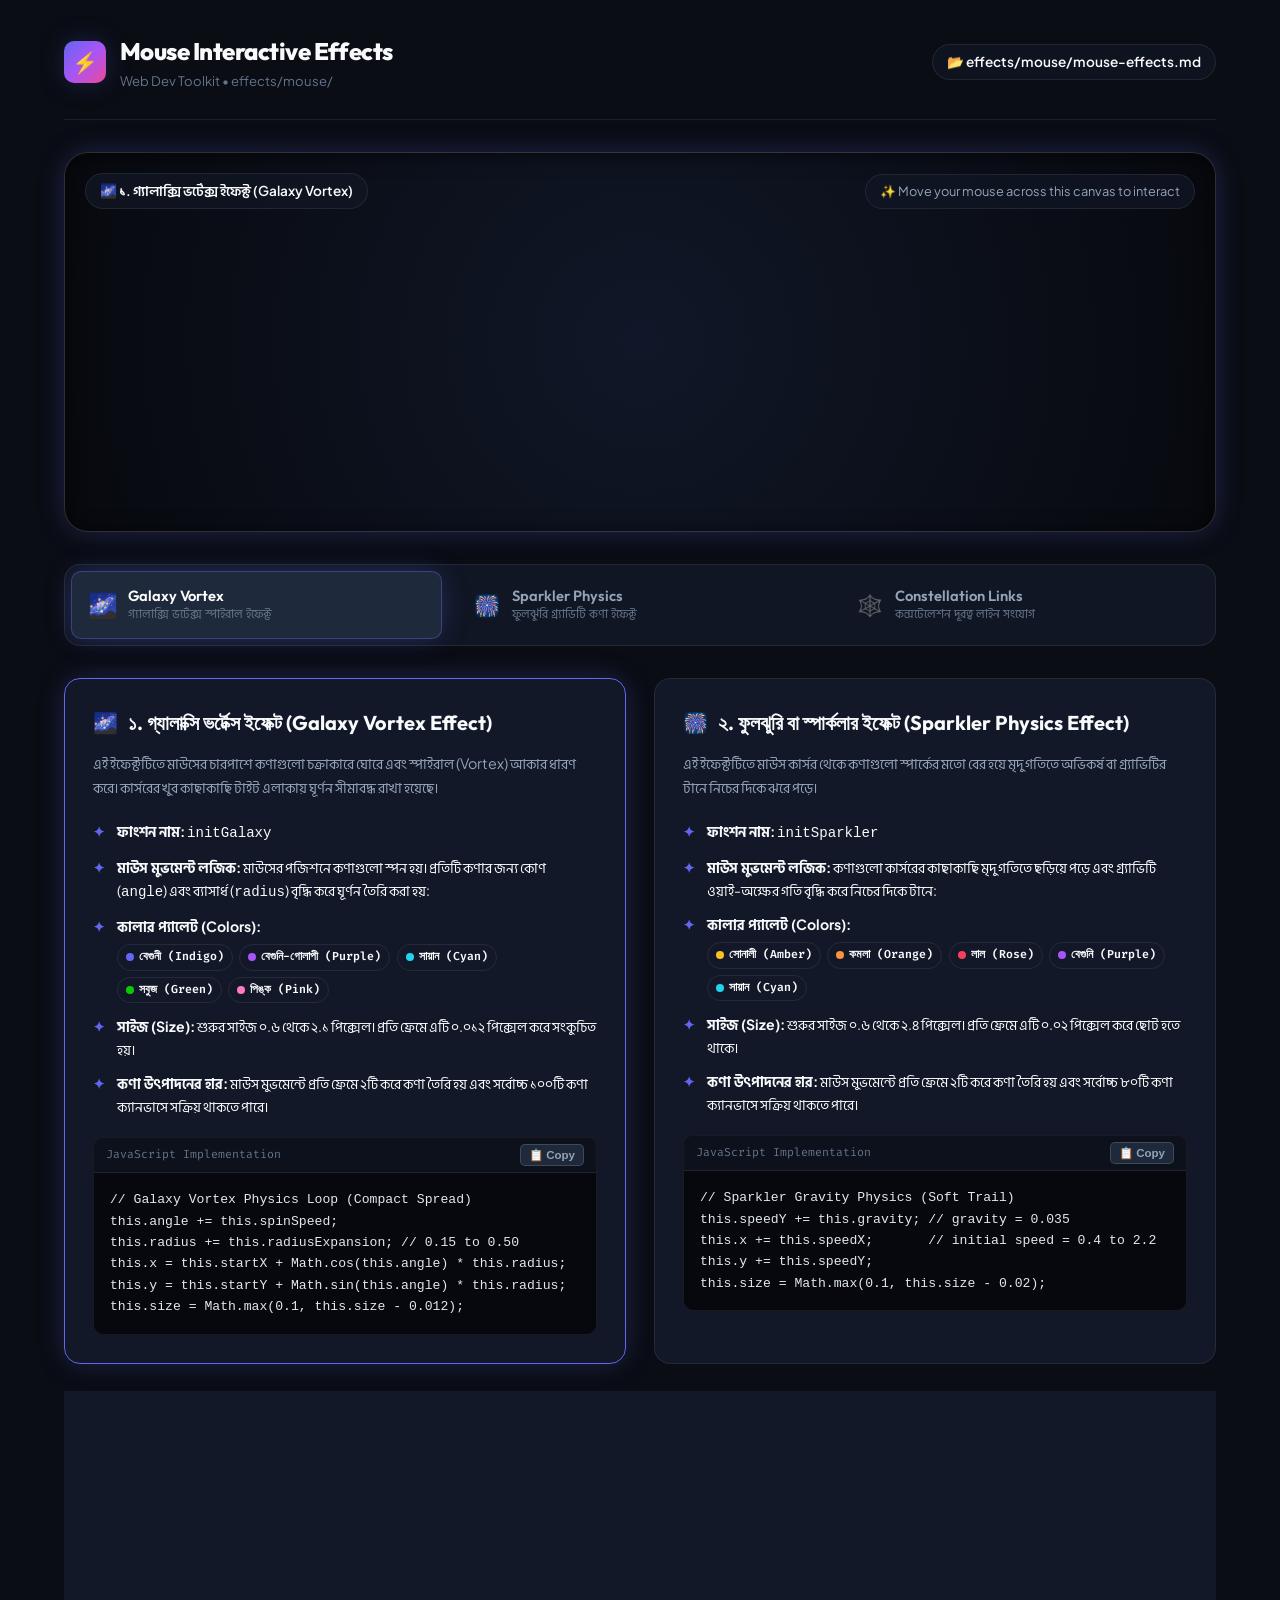
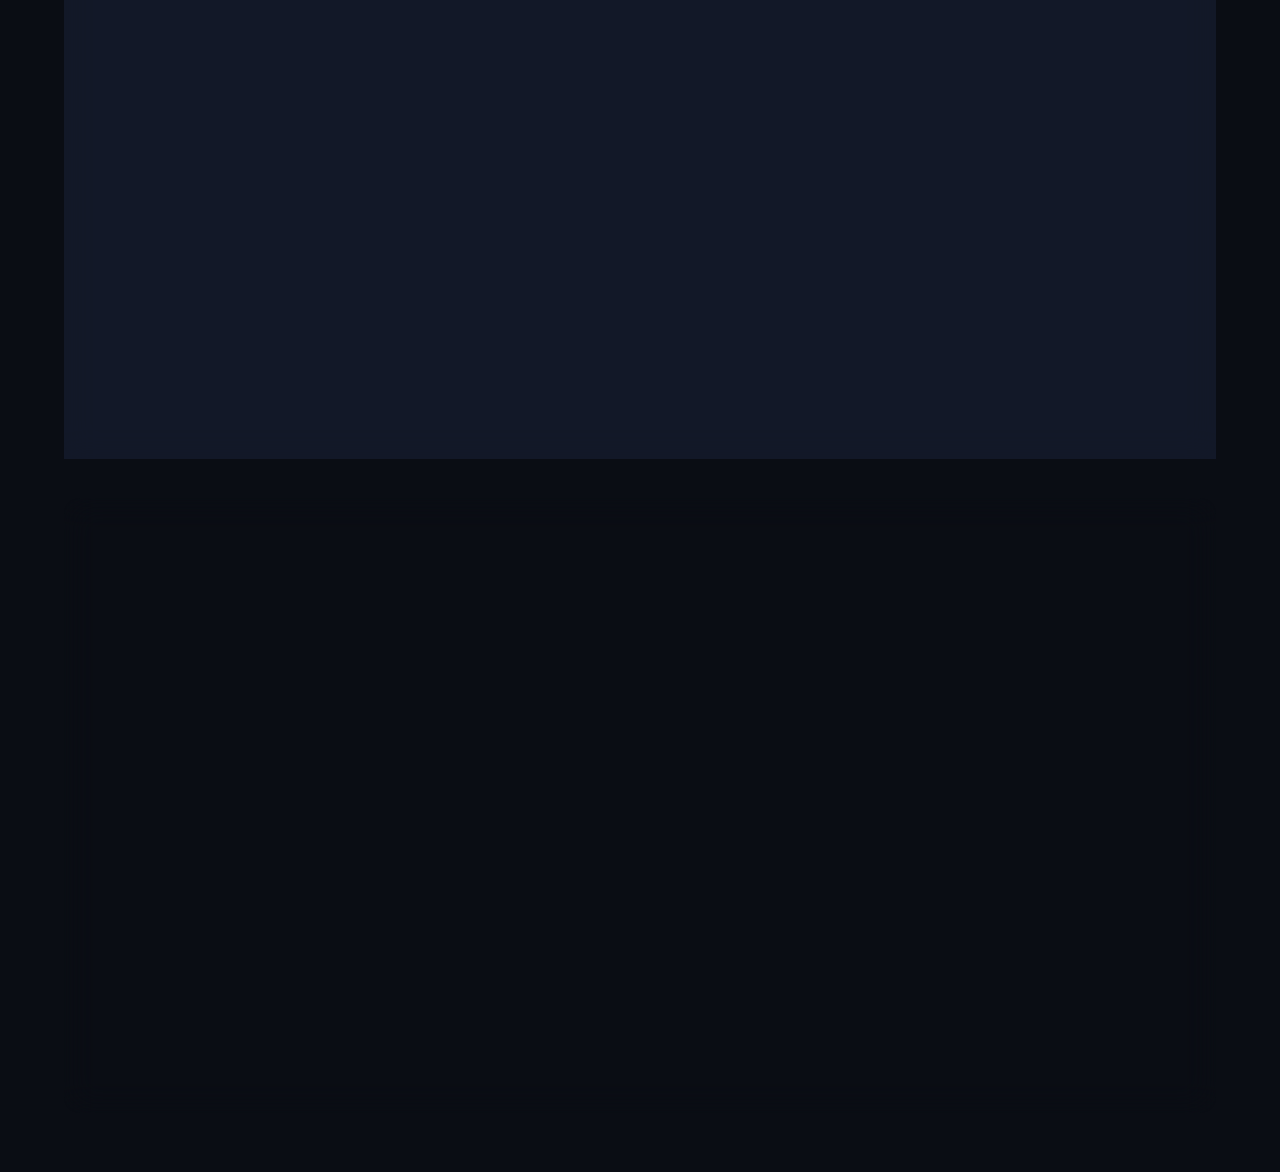
<file: effects/mouse/index.html>
<!DOCTYPE html>
<html lang="bn">
<head>
  <meta charset="UTF-8">
  <meta name="viewport" content="width=device-width, initial-scale=1.0">
  <title>Mouse Interactive Effects | Web Dev Toolkit</title>
  <link rel="stylesheet" href="styles/main.css">
</head>
<body>

  <div class="container">
    <!-- Header -->
    <header class="header">
      <div class="brand">
        <div class="brand-icon">⚡</div>
        <div>
          <h1>Mouse Interactive Effects</h1>
          <p>Web Dev Toolkit • effects/mouse/</p>
        </div>
      </div>
      <div>
        <span class="canvas-badge">📂 effects/mouse/mouse-effects.md</span>
      </div>
    </header>

    <!-- Interactive Live Preview Canvas -->
    <div id="interactive-canvas-container">
      <canvas id="mouse-canvas"></canvas>
      <div class="canvas-overlay-banner">
        <div class="canvas-badge" id="active-effect-name">
          🌌 ১. গ্যালাক্সি ভর্টেক্স ইফেক্ট (Galaxy Vortex)
        </div>
        <div class="canvas-hint">
          ✨ Move your mouse across this canvas to interact
        </div>
      </div>
    </div>

    <!-- Mode Switcher Tabs -->
    <div class="effect-tabs">
      <button class="tab-btn active" data-mode="galaxy">
        <span class="tab-icon">🌌</span>
        <div class="tab-meta">
          <span>Galaxy Vortex</span>
          <span class="tab-sub">গ্যালাক্সি ভর্টেক্স স্পাইরাল ইফেক্ট</span>
        </div>
      </button>

      <button class="tab-btn" data-mode="sparkler">
        <span class="tab-icon">🎆</span>
        <div class="tab-meta">
          <span>Sparkler Physics</span>
          <span class="tab-sub">ফুলঝুরি গ্র্যাভিটি কণা ইফেক্ট</span>
        </div>
      </button>

      <button class="tab-btn" data-mode="constellation">
        <span class="tab-icon">🕸️</span>
        <div class="tab-meta">
          <span>Constellation Links</span>
          <span class="tab-sub">কন্সটেলেশন দূরত্ব লাইন সংযোগ</span>
        </div>
      </button>
    </div>

    <!-- Documentation Cards Grid (from mouse-effects.md) -->
    <div class="doc-section-grid">
      <!-- 1. Galaxy Vortex Effect Card -->
      <div class="card effect-doc-detail" data-effect="galaxy" style="border-color: var(--accent-primary); box-shadow: var(--shadow-glow);">
        <h2 class="card-title">
          <span>🌌</span> ১. গ্যালাক্সি ভর্টেক্স ইফেক্ট (Galaxy Vortex Effect)
        </h2>
        <p class="card-description">
          এই ইফেক্টটিতে মাউসের চারপাশে কণাগুলো চক্রাকারে ঘোরে এবং স্পাইরাল (Vortex) আকার ধারণ করে। কার্সরের খুব কাছাকাছি টাইট এলাকায় ঘূর্ণন সীমাবদ্ধ রাখা হয়েছে।
        </p>

        <ul class="spec-list">
          <li class="spec-item">
            <span class="spec-bullet">✦</span>
            <div><strong>ফাংশন নাম:</strong> <code>initGalaxy</code></div>
          </li>
          <li class="spec-item">
            <span class="spec-bullet">✦</span>
            <div>
              <strong>মাউস মুভমেন্ট লজিক:</strong> মাউসের পজিশনে কণাগুলো স্পন হয়। প্রতিটি কণার জন্য কোণ (<code>angle</code>) এবং ব্যাসার্ধ (<code>radius</code>) বৃদ্ধি করে ঘূর্ণন তৈরি করা হয়:
            </div>
          </li>
          <li class="spec-item">
            <span class="spec-bullet">✦</span>
            <div>
              <strong>কালার প্যালেট (Colors):</strong>
              <div class="color-swatches-row">
                <span class="color-chip"><span class="color-dot" style="background:#6366f1;"></span>বেগুনী (Indigo)</span>
                <span class="color-chip"><span class="color-dot" style="background:#a855f7;"></span>বেগুনি-গোলাপী (Purple)</span>
                <span class="color-chip"><span class="color-dot" style="background:#22d3ee;"></span>সায়ান (Cyan)</span>
                <span class="color-chip"><span class="color-dot" style="background:#08cb00;"></span>সবুজ (Green)</span>
                <span class="color-chip"><span class="color-dot" style="background:#ff79c6;"></span>পিঙ্ক (Pink)</span>
              </div>
            </div>
          </li>
          <li class="spec-item">
            <span class="spec-bullet">✦</span>
            <div><strong>সাইজ (Size):</strong> শুরুর সাইজ ০.৬ থেকে ২.১ পিক্সেল। প্রতি ফ্রেমে এটি ০.০১২ পিক্সেল করে সংকুচিত হয়।</div>
          </li>
          <li class="spec-item">
            <span class="spec-bullet">✦</span>
            <div><strong>কণা উৎপাদনের হার:</strong> মাউস মুভমেন্টে প্রতি ফ্রেমে ২টি করে কণা তৈরি হয় এবং সর্বোচ্চ ১০০টি কণা ক্যানভাসে সক্রিয় থাকতে পারে।</div>
          </li>
        </ul>

        <div class="code-box">
          <div class="code-header">
            <span>JavaScript Implementation</span>
            <button class="copy-btn" onclick="copySnippet('code-galaxy', 'Galaxy Vortex')">📋 Copy</button>
          </div>
          <pre><code id="code-galaxy">// Galaxy Vortex Physics Loop (Compact Spread)
this.angle += this.spinSpeed;
this.radius += this.radiusExpansion; // 0.15 to 0.50
this.x = this.startX + Math.cos(this.angle) * this.radius;
this.y = this.startY + Math.sin(this.angle) * this.radius;
this.size = Math.max(0.1, this.size - 0.012);</code></pre>
        </div>
      </div>

      <!-- 2. Sparkler Physics Effect Card -->
      <div class="card effect-doc-detail" data-effect="sparkler">
        <h2 class="card-title">
          <span>🎆</span> ২. ফুলঝুরি বা স্পার্কলার ইফেক্ট (Sparkler Physics Effect)
        </h2>
        <p class="card-description">
          এই ইফেক্টটিতে মাউস কার্সর থেকে কণাগুলো স্পার্কের মতো বের হয়ে মৃদু গতিতে অভিকর্ষ বা গ্র্যাভিটির টানে নিচের দিকে ঝরে পড়ে।
        </p>

        <ul class="spec-list">
          <li class="spec-item">
            <span class="spec-bullet">✦</span>
            <div><strong>ফাংশন নাম:</strong> <code>initSparkler</code></div>
          </li>
          <li class="spec-item">
            <span class="spec-bullet">✦</span>
            <div>
              <strong>মাউস মুভমেন্ট লজিক:</strong> কণাগুলো কার্সরের কাছাকাছি মৃদু গতিতে ছড়িয়ে পড়ে এবং গ্র্যাভিটি ওয়াই-অক্ষের গতি বৃদ্ধি করে নিচের দিকে টানে:
            </div>
          </li>
          <li class="spec-item">
            <span class="spec-bullet">✦</span>
            <div>
              <strong>কালার প্যালেট (Colors):</strong>
              <div class="color-swatches-row">
                <span class="color-chip"><span class="color-dot" style="background:#fbbf24;"></span>সোনালী (Amber)</span>
                <span class="color-chip"><span class="color-dot" style="background:#fb923c;"></span>কমলা (Orange)</span>
                <span class="color-chip"><span class="color-dot" style="background:#f43f5e;"></span>লাল (Rose)</span>
                <span class="color-chip"><span class="color-dot" style="background:#a855f7;"></span>বেগুনি (Purple)</span>
                <span class="color-chip"><span class="color-dot" style="background:#22d3ee;"></span>সায়ান (Cyan)</span>
              </div>
            </div>
          </li>
          <li class="spec-item">
            <span class="spec-bullet">✦</span>
            <div><strong>সাইজ (Size):</strong> শুরুর সাইজ ০.৬ থেকে ২.৪ পিক্সেল। প্রতি ফ্রেমে এটি ০.০২ পিক্সেল করে ছোট হতে থাকে।</div>
          </li>
          <li class="spec-item">
            <span class="spec-bullet">✦</span>
            <div><strong>কণা উৎপাদনের হার:</strong> মাউস মুভমেন্টে প্রতি ফ্রেমে ২টি করে কণা তৈরি হয় এবং সর্বোচ্চ ৮০টি কণা ক্যানভাসে সক্রিয় থাকতে পারে।</div>
          </li>
        </ul>

        <div class="code-box">
          <div class="code-header">
            <span>JavaScript Implementation</span>
            <button class="copy-btn" onclick="copySnippet('code-sparkler', 'Sparkler Physics')">📋 Copy</button>
          </div>
          <pre><code id="code-sparkler">// Sparkler Gravity Physics (Soft Trail)
this.speedY += this.gravity; // gravity = 0.035
this.x += this.speedX;       // initial speed = 0.4 to 2.2
this.y += this.speedY;
this.size = Math.max(0.1, this.size - 0.02);</code></pre>
        </div>
      </div>

      <!-- 3. Constellation Links Effect Card -->
      <div class="card effect-doc-detail" data-effect="constellation" style="grid-column: 1 / -1;">
        <h2 class="card-title">
          <span>🕸️</span> ৩. কন্সটেলেশন লিংক ইফেক্ট (Constellation Links Effect)
        </h2>
        <p class="card-description">
          এই ইফেক্টটিতে মাউস কার্সর থেকে ডট তৈরি হয়ে ধীরে ধীরে চারপাশে থাকে এবং নির্দিষ্ট ছোট দূরত্বের মধ্যে থাকলে তাদের মধ্যে সংযোগ লাইন তৈরি হয়।
        </p>

        <ul class="spec-list">
          <li class="spec-item">
            <span class="spec-bullet">✦</span>
            <div><strong>ফাংশন নাম:</strong> <code>initConstellation</code></div>
          </li>
          <li class="spec-item">
            <span class="spec-bullet">✦</span>
            <div>
              <strong>মাউস মুভমেন্ট লজিক:</strong> মাউস পজিশন থেকে কণাগুলো মৃদু গতিতে ছড়ায়। দুটি বিন্দুর মধ্যবর্তী দূরত্ব ৪৫ পিক্সেলের কম হলে তাদের মধ্যে একটি সূক্ষ্ম লাইনে সংযোগ স্থাপন করা হয়:
            </div>
          </li>
          <li class="spec-item">
            <span class="spec-bullet">✦</span>
            <div>
              <strong>কালার প্যালেট (Colors):</strong>
              <div class="color-swatches-row">
                <span class="color-chip"><span class="color-dot" style="background:#6366f1;"></span>বেগুনী (Indigo)</span>
                <span class="color-chip"><span class="color-dot" style="background:#a855f7;"></span>বেগুনি-গোলাপী (Purple)</span>
                <span class="color-chip"><span class="color-dot" style="background:#22d3ee;"></span>সায়ান (Cyan)</span>
                <span class="color-chip"><span class="color-dot" style="background:#08cb00;"></span>সবুজ (Green)</span>
                <span class="color-chip"><span class="color-dot" style="background:#ff79c6;"></span>পিঙ্ক (Pink)</span>
              </div>
            </div>
          </li>
          <li class="spec-item">
            <span class="spec-bullet">✦</span>
            <div><strong>সাইজ (Size):</strong> কণাগুলোর সাইজ ০.৭ থেকে ২.১ পিক্সেল।</div>
          </li>
          <li class="spec-item">
            <span class="spec-bullet">✦</span>
            <div><strong>কণা উৎপাদনের হার:</strong> মাউস মুভমেন্টে প্রতি ফ্রেমে ২টি করে কণা তৈরি হয় এবং সর্বোচ্চ ৬০টি কণা ক্যানভাসে সক্রিয় থাকতে পারে।</div>
          </li>
        </ul>

        <div class="code-box">
          <div class="code-header">
            <span>JavaScript Implementation</span>
            <button class="copy-btn" onclick="copySnippet('code-constellation', 'Constellation Links')">📋 Copy</button>
          </div>
          <pre><code id="code-constellation">// Constellation Distance Proximity Line Connection (45px Radius)
const maxDistance = 45;
if (dist < maxDistance) {
  const avgAlpha = (particles[i].alpha + particles[j].alpha) / 2;
  const lineAlpha = (1 - dist / maxDistance) * avgAlpha * 0.4;
  ctx.strokeStyle = `rgba(99, 102, 241, ${lineAlpha})`;
  ctx.beginPath();
  ctx.moveTo(particles[i].x, particles[i].y);
  ctx.lineTo(particles[j].x, particles[j].y);
  ctx.stroke();
}</code></pre>
        </div>
      </div>
    </div>

    <!-- Repository Structure View (README.md alignment) -->
    <div class="card">
      <h2 class="card-title">📁 Repository Structure (web-dev-toolkit)</h2>
      <p class="card-description">
        ফোল্ডার স্ট্রাকচার অনুযায়ী এই প্রজেক্টের সমস্ত ফাইল <code>effects/mouse/</code> ফোল্ডারে সুবিন্যস্ত রয়েছে:
      </p>
      <pre class="file-tree">web-dev-toolkit/
├── README.md
│
├── effects/
│   └── mouse/
│       ├── styles/
│       │   └── main.css       <-- (Design System & Tokens)
│       ├── app.js             <-- (Mouse Effects Canvas Engine)
│       ├── index.html         <-- (Interactive Showcase & Notes Portal)
│       ├── mouse-effects.js   <-- (Reusable ES6 Class Modules)
│       └── mouse-effects.md   <-- (Documented Notes & Formulas)
│
├── components/
├── animations/
├── snippets/
├── canvas/
├── svg/
└── utilities/</pre>
    </div>
  </div>

  <!-- Toast Notification -->
  <div id="toast">📋 কোড কপি হয়েছে!</div>

  <script src="app.js"></script>
</body>
</html>
</file>
<file: effects/mouse/styles/main.css>
/* ==========================================================================
   WEB DEV TOOLKIT - MOUSE EFFECTS DOCUMENTATION & INTERACTIVE SHOWCASE
   ========================================================================== */

@import url('https://fonts.googleapis.com/css2?family=Outfit:wght@300;400;500;600;700;800&family=Plus+Jakarta+Sans:wght@400;500;600;700&family=Fira+Code:wght@400;500;600&family=Hind+Siliguri:wght@400;500;600;700&display=swap');

:root {
  --bg-primary: #0a0d14;
  --bg-secondary: #101623;
  --bg-tertiary: #172033;
  --bg-elevated: #1e293b;
  --bg-glass: rgba(16, 22, 35, 0.85);
  --bg-card: rgba(23, 32, 51, 0.65);
  --border-subtle: rgba(255, 255, 255, 0.08);
  --border-medium: rgba(255, 255, 255, 0.15);
  --border-accent: rgba(99, 102, 241, 0.4);

  --accent-primary: #6366f1;
  --accent-purple: #a855f7;
  --accent-cyan: #22d3ee;
  --accent-green: #08cb00;
  --accent-pink: #ff79c6;
  --accent-amber: #fbbf24;
  --accent-orange: #fb923c;
  --accent-rose: #f43f5e;

  --gradient-brand: linear-gradient(135deg, #6366f1 0%, #a855f7 50%, #ec4899 100%);
  --text-primary: #f8fafc;
  --text-secondary: #94a3b8;
  --text-muted: #64748b;

  --font-heading: 'Outfit', sans-serif;
  --font-body: 'Plus Jakarta Sans', 'Hind Siliguri', sans-serif;
  --font-bengali: 'Hind Siliguri', sans-serif;
  --font-mono: 'Fira Code', monospace;

  --shadow-glow: 0 0 30px -5px rgba(99, 102, 241, 0.35);
  --radius-sm: 10px;
  --radius-md: 16px;
  --radius-lg: 24px;
}

*, *::before, *::after {
  box-sizing: border-box;
  margin: 0;
  padding: 0;
}

body {
  font-family: var(--font-body);
  background-color: var(--bg-primary);
  color: var(--text-primary);
  min-height: 100vh;
  line-height: 1.6;
  overflow-x: hidden;
}

/* Compact Canvas Area */
#interactive-canvas-container {
  position: relative;
  width: 100%;
  height: 380px;
  background: radial-gradient(circle at 50% 50%, #111728 0%, #07090e 100%);
  border-radius: var(--radius-lg);
  border: 1px solid var(--border-medium);
  box-shadow: inset 0 2px 20px rgba(0,0,0,0.6), var(--shadow-glow);
  overflow: hidden;
  margin-bottom: 2rem;
  cursor: crosshair;
}

#mouse-canvas {
  width: 100%;
  height: 100%;
  display: block;
}

.canvas-overlay-banner {
  position: absolute;
  top: 1.25rem;
  left: 1.25rem;
  right: 1.25rem;
  display: flex;
  align-items: center;
  justify-content: space-between;
  pointer-events: none;
  z-index: 10;
}

.canvas-badge {
  background: rgba(16, 22, 35, 0.85);
  backdrop-filter: blur(12px);
  border: 1px solid var(--border-subtle);
  border-radius: 9999px;
  padding: 6px 14px;
  font-size: 0.85rem;
  font-weight: 600;
  display: inline-flex;
  align-items: center;
  gap: 8px;
  color: var(--text-primary);
}

.canvas-hint {
  background: rgba(16, 22, 35, 0.85);
  backdrop-filter: blur(12px);
  border: 1px solid var(--border-subtle);
  border-radius: 9999px;
  padding: 6px 14px;
  font-size: 0.8rem;
  color: var(--text-secondary);
  animation: pulse 2s infinite;
}

@keyframes pulse {
  0%, 100% { opacity: 1; }
  50% { opacity: 0.6; }
}

/* Layout */
.container {
  max-width: 1200px;
  margin: 0 auto;
  padding: 2rem 1.5rem 5rem;
}

.header {
  display: flex;
  align-items: center;
  justify-content: space-between;
  padding-bottom: 1.75rem;
  border-bottom: 1px solid var(--border-subtle);
  margin-bottom: 2rem;
}

.brand {
  display: flex;
  align-items: center;
  gap: 0.85rem;
}

.brand-icon {
  width: 42px;
  height: 42px;
  border-radius: var(--radius-sm);
  background: var(--gradient-brand);
  display: flex;
  align-items: center;
  justify-content: center;
  font-size: 1.3rem;
  box-shadow: var(--shadow-glow);
}

.brand h1 {
  font-family: var(--font-heading);
  font-size: 1.5rem;
  font-weight: 800;
  letter-spacing: -0.02em;
}

.brand p {
  font-size: 0.82rem;
  color: var(--text-muted);
}

/* Effect Tabs Switcher */
.effect-tabs {
  display: flex;
  gap: 0.75rem;
  background: var(--bg-secondary);
  border: 1px solid var(--border-subtle);
  border-radius: var(--radius-md);
  padding: 6px;
  margin-bottom: 2rem;
  flex-wrap: wrap;
}

.tab-btn {
  flex: 1;
  min-width: 200px;
  padding: 0.85rem 1.15rem;
  border-radius: var(--radius-sm);
  background: transparent;
  border: 1px solid transparent;
  color: var(--text-secondary);
  font-family: var(--font-heading);
  font-size: 0.92rem;
  font-weight: 600;
  display: flex;
  align-items: center;
  gap: 0.75rem;
  cursor: pointer;
  transition: all 0.2s ease;
  text-align: left;
}

.tab-btn:hover {
  background: var(--bg-tertiary);
  color: var(--text-primary);
}

.tab-btn.active {
  background: var(--bg-elevated);
  border-color: var(--border-accent);
  color: #fff;
  box-shadow: var(--shadow-glow);
}

.tab-btn.active .tab-icon {
  transform: scale(1.15);
}

.tab-icon {
  font-size: 1.3rem;
  transition: transform 0.2s ease;
}

.tab-meta {
  display: flex;
  flex-direction: column;
}

.tab-sub {
  font-size: 0.75rem;
  color: var(--text-muted);
  font-weight: 400;
  font-family: var(--font-bengali);
}

/* Documentation Cards Grid */
.doc-section-grid {
  display: grid;
  grid-template-columns: 1fr 1fr;
  gap: 1.75rem;
  margin-bottom: 2.5rem;
}

@media (max-width: 900px) {
  .doc-section-grid {
    grid-template-columns: 1fr;
  }
}

.card {
  background: var(--bg-card);
  border: 1px solid var(--border-subtle);
  border-radius: var(--radius-md);
  padding: 1.75rem;
  backdrop-filter: blur(16px);
  position: relative;
  overflow: hidden;
}

.card-title {
  font-family: var(--font-heading);
  font-size: 1.25rem;
  font-weight: 700;
  margin-bottom: 0.85rem;
  display: flex;
  align-items: center;
  gap: 0.6rem;
}

.card-description {
  color: var(--text-secondary);
  font-size: 0.9rem;
  line-height: 1.65;
  margin-bottom: 1.25rem;
}

.spec-list {
  list-style: none;
  display: flex;
  flex-direction: column;
  gap: 0.75rem;
  margin-bottom: 1.25rem;
}

.spec-item {
  display: flex;
  align-items: flex-start;
  gap: 0.75rem;
  font-size: 0.88rem;
}

.spec-bullet {
  color: var(--accent-primary);
  font-weight: bold;
}

.color-swatches-row {
  display: flex;
  gap: 0.4rem;
  margin-top: 0.4rem;
  flex-wrap: wrap;
}

.color-chip {
  padding: 3px 8px;
  border-radius: 9999px;
  font-size: 0.72rem;
  font-family: var(--font-mono);
  font-weight: 600;
  border: 1px solid var(--border-subtle);
  display: inline-flex;
  align-items: center;
  gap: 5px;
}

.color-dot {
  width: 8px;
  height: 8px;
  border-radius: 50%;
}

/* Code Viewer */
.code-box {
  background: #06080e;
  border: 1px solid var(--border-subtle);
  border-radius: var(--radius-sm);
  overflow: hidden;
  margin-top: 0.85rem;
}

.code-header {
  display: flex;
  align-items: center;
  justify-content: space-between;
  padding: 6px 12px;
  background: #0d111c;
  border-bottom: 1px solid var(--border-subtle);
  font-family: var(--font-mono);
  font-size: 0.72rem;
  color: var(--text-muted);
}

.copy-btn {
  padding: 3px 8px;
  border-radius: 5px;
  background: var(--bg-elevated);
  border: 1px solid var(--border-medium);
  color: var(--text-secondary);
  font-size: 0.72rem;
  font-weight: 600;
  cursor: pointer;
  transition: all 0.2s ease;
}

.copy-btn:hover {
  background: var(--accent-primary);
  color: #fff;
  border-color: transparent;
}

pre {
  padding: 1rem;
  font-family: var(--font-mono);
  font-size: 0.82rem;
  line-height: 1.55;
  color: #e2e8f0;
  overflow-x: auto;
}

/* File Structure Tree View */
.file-tree {
  background: #06080e;
  border: 1px solid var(--border-subtle);
  border-radius: var(--radius-md);
  padding: 1.5rem;
  font-family: var(--font-mono);
  font-size: 0.85rem;
  line-height: 1.7;
  color: var(--accent-cyan);
}

/* Toast */
#toast {
  position: fixed;
  bottom: 2rem;
  right: 2rem;
  background: var(--bg-secondary);
  border: 1px solid var(--border-accent);
  border-radius: var(--radius-sm);
  padding: 10px 18px;
  box-shadow: 0 10px 30px rgba(0,0,0,0.5), var(--shadow-glow);
  color: #fff;
  font-weight: 600;
  font-size: 0.85rem;
  opacity: 0;
  transform: translateY(20px);
  transition: all 0.3s cubic-bezier(0.175, 0.885, 0.32, 1.275);
  pointer-events: none;
  z-index: 1000;
}

#toast.show {
  opacity: 1;
  transform: translateY(0);
}
</file>
